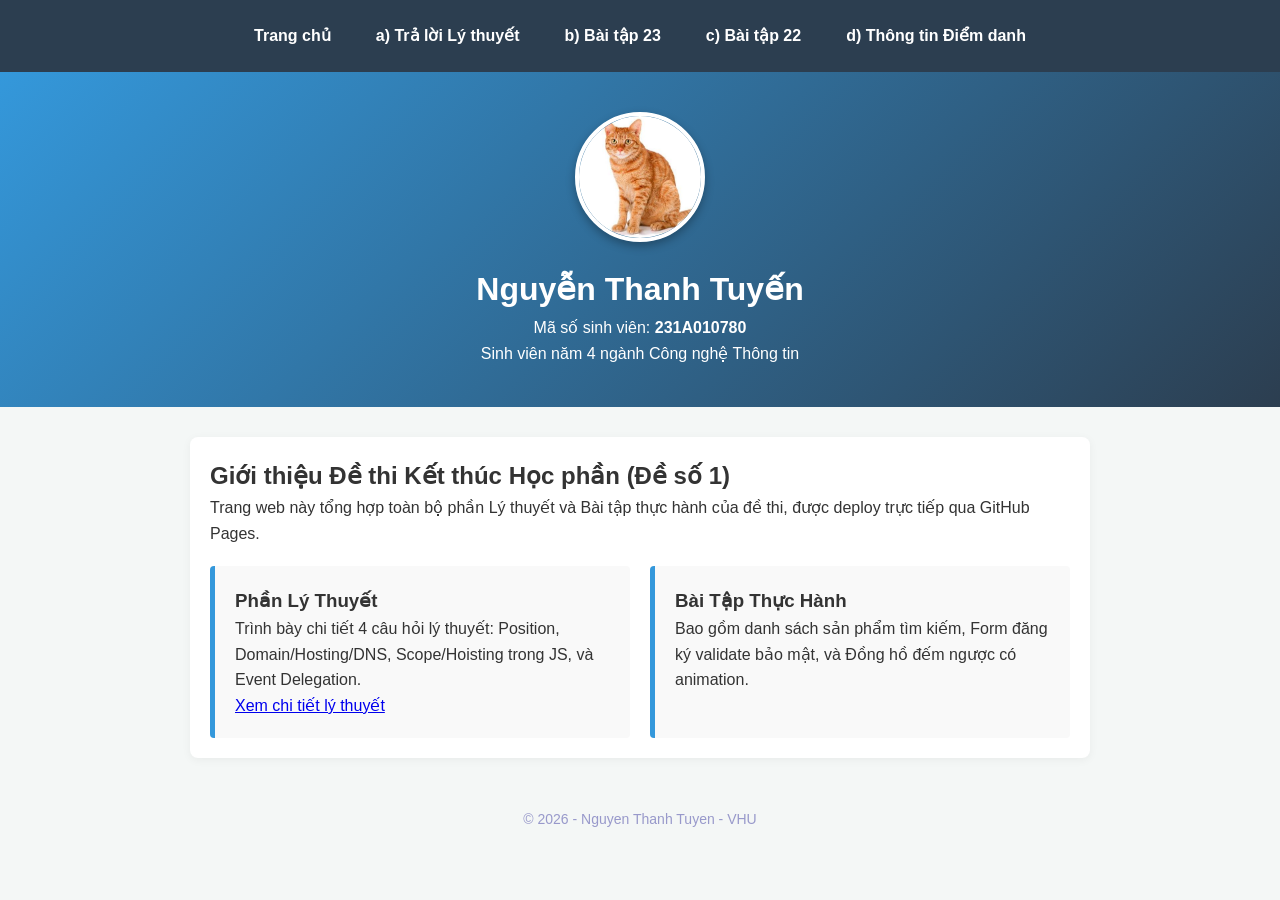
<file: index.html>
<!DOCTYPE html>
<html lang="vi">
<head>
    <meta charset="UTF-8">
    <meta name="viewport" content="width=device-width, initial-scale=1.0">
    <title>Trang Chủ - Đề Thi Kết Thúc Học Phần Lập Trình Web</title>
    <link rel="stylesheet" href="css/style.css">
</head>
<body>

    <!-- Thanh Menu chính theo yêu cầu đề thi -->
    <nav class="main-menu">
    <a href="index.html">Trang chủ</a>
    <a href="lythuyet.html">a) Trả lời Lý thuyết</a>
    <a href="https://thanhtuyen13042005-source.github.io/bt23/#den-keo-quan" target="_blank">b) Bài tập 23 </a>
    <a href="bt22.html">c) Bài tập 22</a>
    <a href="diemdanh.html">d) Thông tin Điểm danh</a>
</nav>

    <header class="profile-header">
        <img src="images/avatar.jpg" alt="Ảnh chân dung" class="avatar">
        <h1>Nguyễn Thanh Tuyến</h1>
        <p>Mã số sinh viên: <strong>231A010780</strong></p>
        <p>Sinh viên năm 4 ngành Công nghệ Thông tin</p>
    </header>

    <section class="content-section">
        <h2>Giới thiệu Đề thi Kết thúc Học phần (Đề số 1)</h2>
        <p>Trang web này tổng hợp toàn bộ phần Lý thuyết và Bài tập thực hành của đề thi, được deploy trực tiếp qua GitHub Pages.</p>
        
        <div class="card-grid">
            <div class="card">
                <h3>Phần Lý Thuyết</h3>
                <p>Trình bày chi tiết 4 câu hỏi lý thuyết: Position, Domain/Hosting/DNS, Scope/Hoisting trong JS, và Event Delegation.</p>
                <a href="lythuyet.html" class="btn">Xem chi tiết lý thuyết</a>
            </div>
            <div class="card">
                <h3>Bài Tập Thực Hành</h3>
                <p>Bao gồm danh sách sản phẩm tìm kiếm, Form đăng ký validate bảo mật, và Đồng hồ đếm ngược có animation.</p>
            </div>
        </div>
    </section>

    <footer>
        <p>&copy; 2026 - Nguyen Thanh Tuyen - VHU</p>
    </footer>

    <script src="js/script.js"></script>
</body>
</html>
</file>
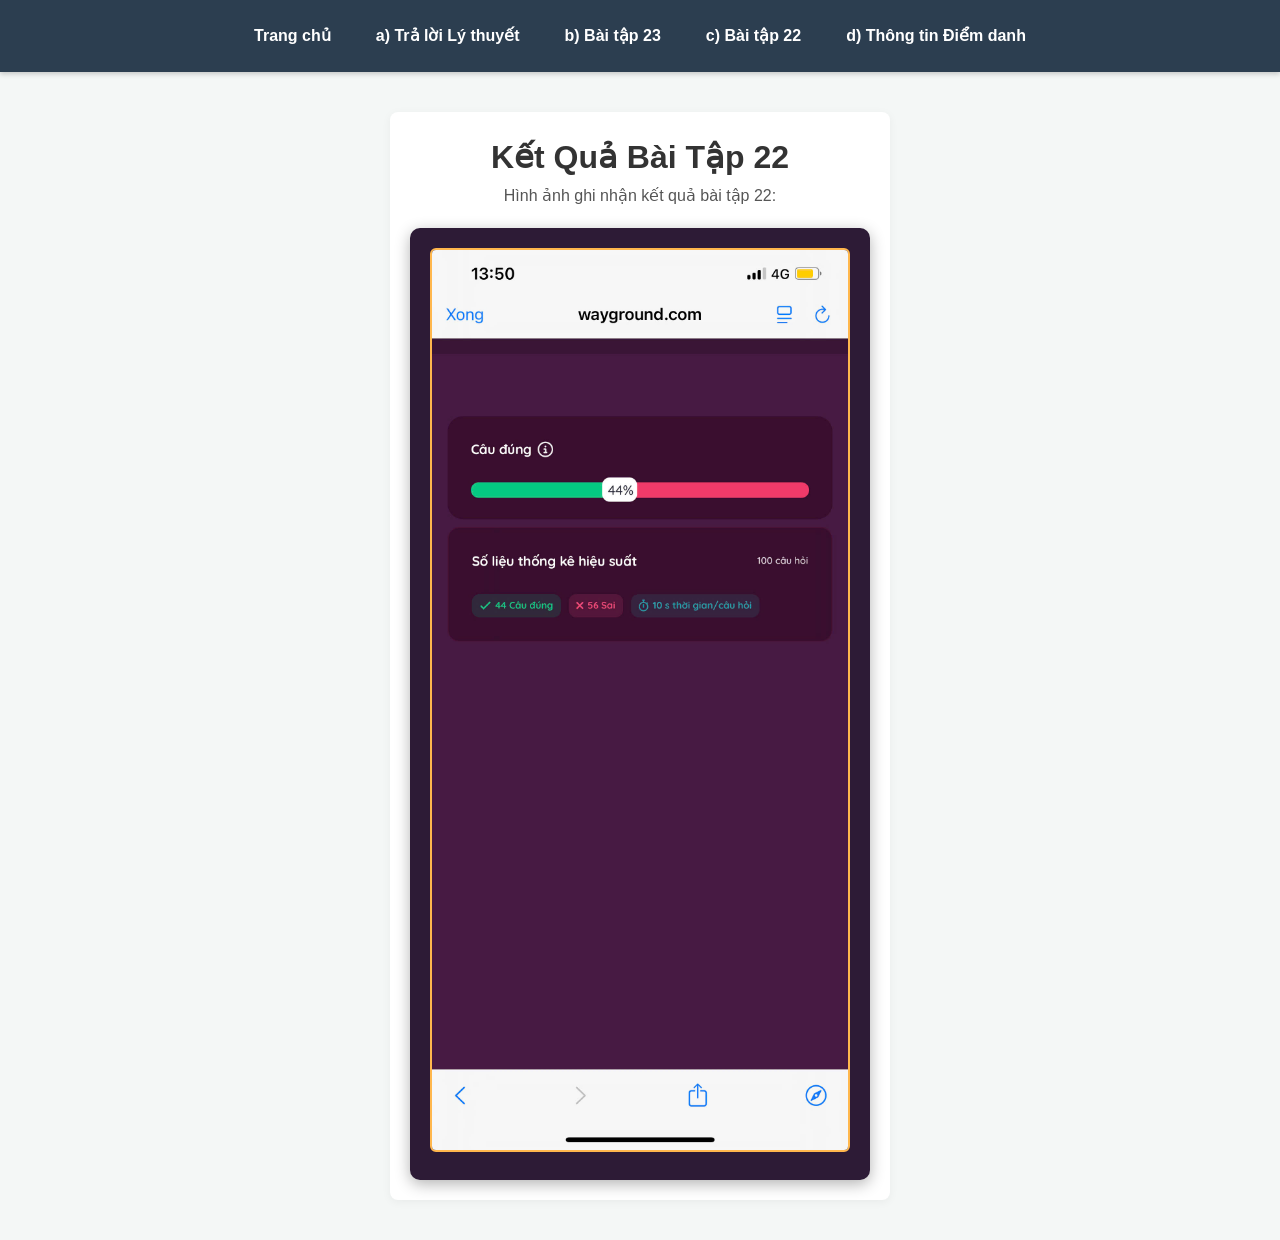
<file: bt22.html>
<!DOCTYPE html>
<html lang="vi">
<head>
    <meta charset="UTF-8">
    <meta name="viewport" content="width=device-width, initial-scale=1.0">
    <title>Kết Quả Bài Tập 22</title>
    <link rel="stylesheet" href="css/style.css">
</head>
<body>

    <!-- Thanh Menu chính -->
    <nav class="main-menu">
        <a href="index.html">Trang chủ</a>
        <a href="lythuyet.html">a) Trả lời Lý thuyết</a>
        <a href="https://thanhtuyen13042005-source.github.io/bt23/#den-keo-quan" target="_blank">b) Bài tập 23 </a>
        <a href="bt22.html">c) Bài tập 22</a>
        <a href="diemdanh.html">d) Thông tin Điểm danh</a>
    </nav>

    <!-- Nội dung hiển thị ảnh kết quả Bài 22 -->
    <div class="content-section" style="max-width: 500px; margin: 40px auto; text-align: center;">
        <h1>Kết Quả Bài Tập 22</h1>
        <p style="margin-bottom: 20px; color: #555;">Hình ảnh ghi nhận kết quả bài tập 22:</p>
        
        <!-- Hiển thị ảnh kết quả -->
        <div style="background: #2d1b36; padding: 20px; border-radius: 10px; display: inline-block; box-shadow: 0 4px 15px rgba(0,0,0,0.3);">
            <img src="images/bt22.jpg" alt="Kết quả Bài 22" style="max-width: 100%; height: auto; border-radius: 6px; border: 2px solid #ffb74d;">
        </div>
    </div>

</body>
</html>
</file>
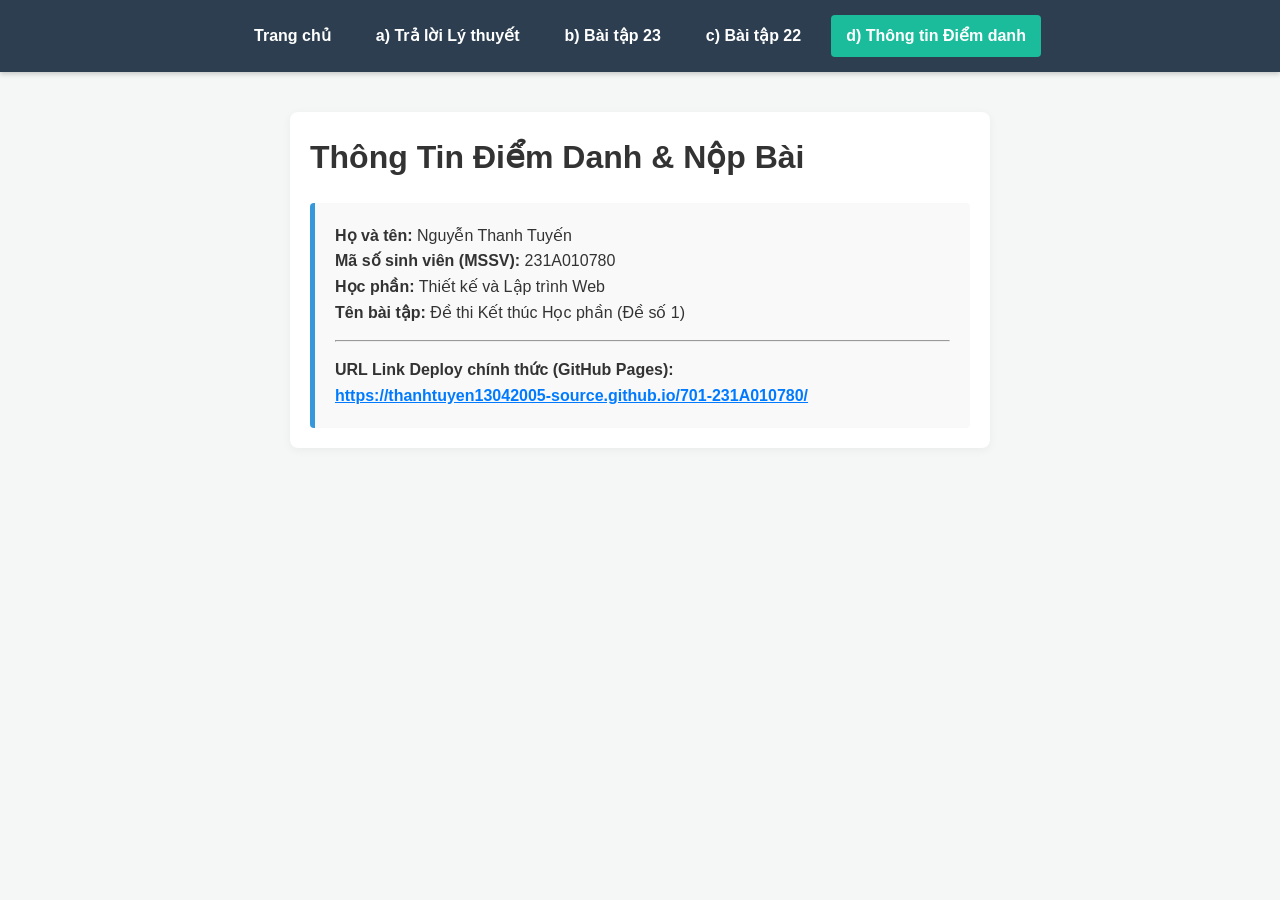
<file: diemdanh.html>
<!DOCTYPE html>
<html lang="vi">
<head>
    <meta charset="UTF-8">
    <meta name="viewport" content="width=device-width, initial-scale=1.0">
    <title>Thông Tin Điểm Danh</title>
    <link rel="stylesheet" href="css/style.css">
</head>
<body>

    <nav class="main-menu">
        <a href="index.html">Trang chủ</a>
        <a href="lythuyet.html">a) Trả lời Lý thuyết</a>
        <a href="https://thanhtuyen13042005-source.github.io/bt23/#den-keo-quan" target="_blank">b) Bài tập 23 </a>
        <a href="bt22.html">c) Bài tập 22</a>
        <a href="diemdanh.html" class="active">d) Thông tin Điểm danh</a>
    </nav>

    <div class="content-section" style="max-width: 700px; margin: 40px auto; text-align: left;">
        <h1>Thông Tin Điểm Danh & Nộp Bài</h1>
        <div class="card" style="margin-top: 20px;">
            <p><strong>Họ và tên:</strong> Nguyễn Thanh Tuyến</p>
            <p><strong>Mã số sinh viên (MSSV):</strong> 231A010780</p>
            <p><strong>Học phần:</strong> Thiết kế và Lập trình Web</p>
            <p><strong>Tên bài tập:</strong> Đề thi Kết thúc Học phần (Đề số 1)</p>
            <hr style="margin: 15px 0;">
            <p><strong>URL Link Deploy chính thức (GitHub Pages):</strong></p>
            <p><a href="https://thanhtuyen13042005-source.github.io/701-231A010780/" target="_blank" style="color: #007bff; font-weight: bold; word-break: break-all;">https://thanhtuyen13042005-source.github.io/701-231A010780/</a></p>
        </div>
    </div>

</body>
</html>
</file>
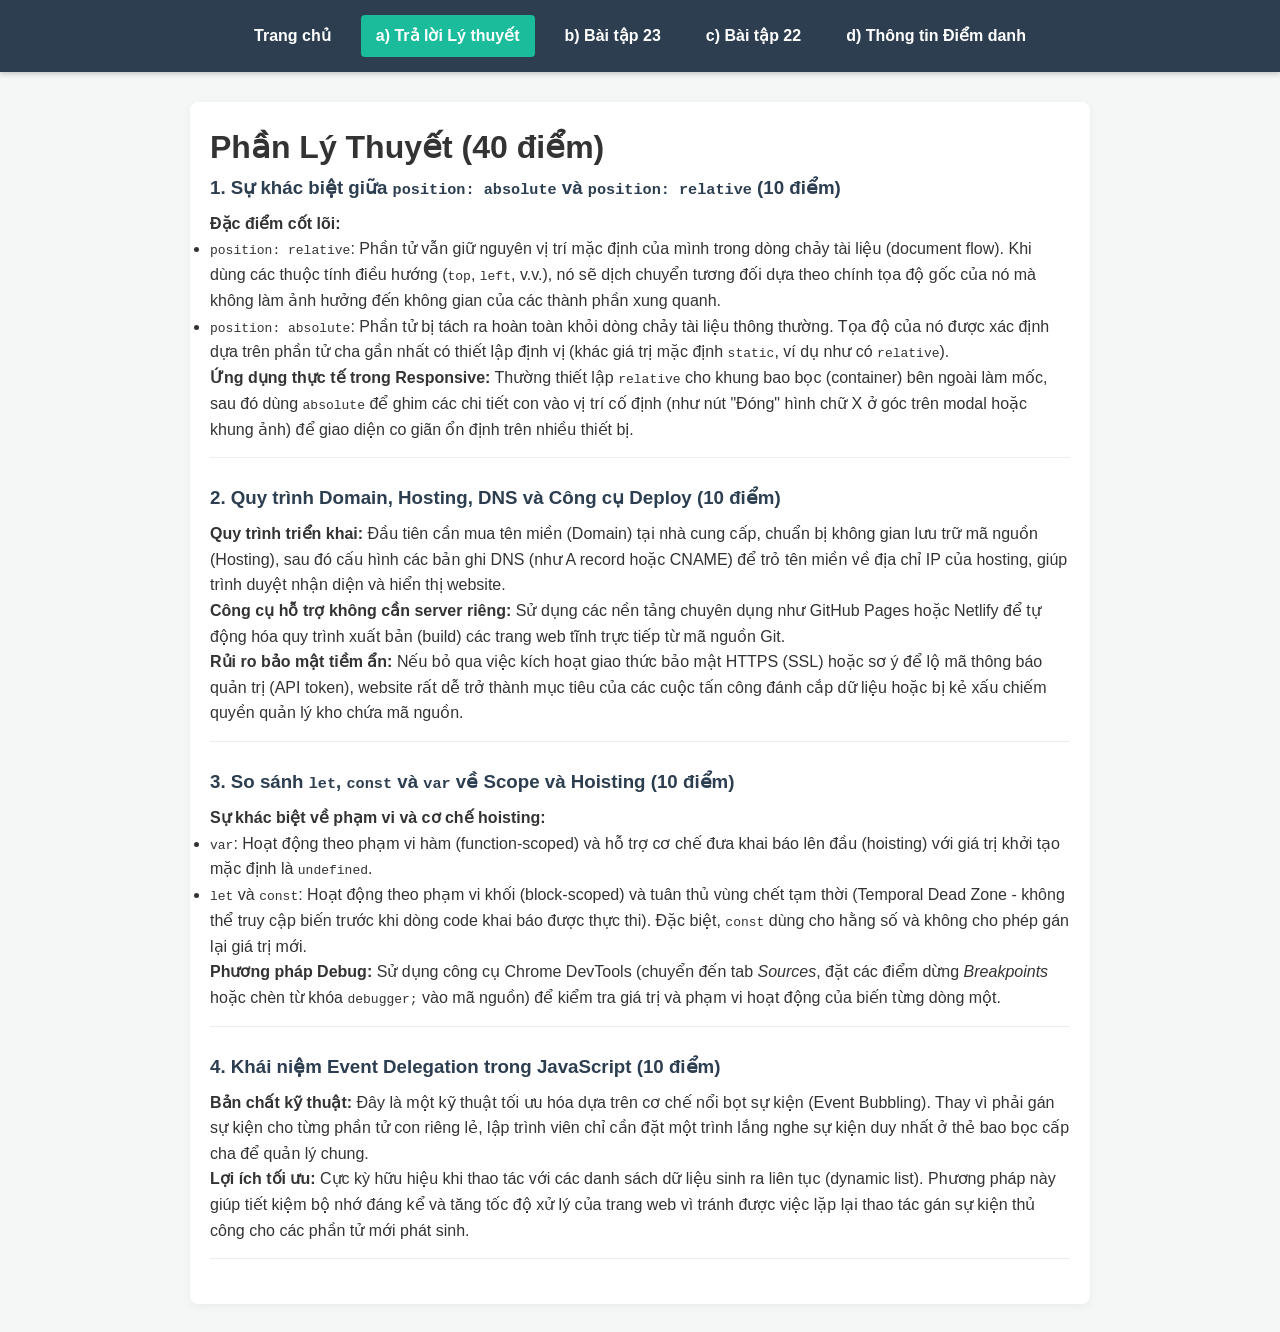
<file: lythuyet.html>
<!DOCTYPE html>
<html lang="vi">
<head>
    <meta charset="UTF-8">
    <meta name="viewport" content="width=device-width, initial-scale=1.0">
    <title>Phần Lý Thuyết - Đề Số 1</title>
    <link rel="stylesheet" href="css/style.css">
</head>
<body>

    <nav class="main-menu">
        <a href="index.html">Trang chủ</a>
        <a href="lythuyet.html" class="active">a) Trả lời Lý thuyết</a>
        <a href="https://thanhtuyen13042005-source.github.io/bt23/#den-keo-quan" target="_blank">b) Bài tập 23 </a>
        <a href="bt22.html">c) Bài tập 22</a>
        <a href="diemdanh.html">d) Thông tin Điểm danh</a>
    </nav>

    <div class="content-section" style="max-width: 900px; margin: 30px auto; text-align: left;">
        <h1>Phần Lý Thuyết (40 điểm)</h1>
        
        <div class="theory-item">
            <h3>1. Sự khác biệt giữa <code>position: absolute</code> và <code>position: relative</code> (10 điểm)</h3>
            <p><strong>Đặc điểm cốt lõi:</strong></p>
            <ul>
                <li><code>position: relative</code>: Phần tử vẫn giữ nguyên vị trí mặc định của mình trong dòng chảy tài liệu (document flow). Khi dùng các thuộc tính điều hướng (<code>top</code>, <code>left</code>, v.v.), nó sẽ dịch chuyển tương đối dựa theo chính tọa độ gốc của nó mà không làm ảnh hưởng đến không gian của các thành phần xung quanh.</li>
                <li><code>position: absolute</code>: Phần tử bị tách ra hoàn toàn khỏi dòng chảy tài liệu thông thường. Tọa độ của nó được xác định dựa trên phần tử cha gần nhất có thiết lập định vị (khác giá trị mặc định <code>static</code>, ví dụ như có <code>relative</code>).</li>
            </ul>
            <p><strong>Ứng dụng thực tế trong Responsive:</strong> Thường thiết lập <code>relative</code> cho khung bao bọc (container) bên ngoài làm mốc, sau đó dùng <code>absolute</code> để ghim các chi tiết con vào vị trí cố định (như nút "Đóng" hình chữ X ở góc trên modal hoặc khung ảnh) để giao diện co giãn ổn định trên nhiều thiết bị.</p>
        </div>

        <div class="theory-item">
            <h3>2. Quy trình Domain, Hosting, DNS và Công cụ Deploy (10 điểm)</h3>
            <p><strong>Quy trình triển khai:</strong> Đầu tiên cần mua tên miền (Domain) tại nhà cung cấp, chuẩn bị không gian lưu trữ mã nguồn (Hosting), sau đó cấu hình các bản ghi DNS (như A record hoặc CNAME) để trỏ tên miền về địa chỉ IP của hosting, giúp trình duyệt nhận diện và hiển thị website.</p>
            <p><strong>Công cụ hỗ trợ không cần server riêng:</strong> Sử dụng các nền tảng chuyên dụng như GitHub Pages hoặc Netlify để tự động hóa quy trình xuất bản (build) các trang web tĩnh trực tiếp từ mã nguồn Git.</p>
            <p><strong>Rủi ro bảo mật tiềm ẩn:</strong> Nếu bỏ qua việc kích hoạt giao thức bảo mật HTTPS (SSL) hoặc sơ ý để lộ mã thông báo quản trị (API token), website rất dễ trở thành mục tiêu của các cuộc tấn công đánh cắp dữ liệu hoặc bị kẻ xấu chiếm quyền quản lý kho chứa mã nguồn.</p>
        </div>

        <div class="theory-item">
            <h3>3. So sánh <code>let</code>, <code>const</code> và <code>var</code> về Scope và Hoisting (10 điểm)</h3>
            <p><strong>Sự khác biệt về phạm vi và cơ chế hoisting:</strong></p>
            <ul>
                <li><code>var</code>: Hoạt động theo phạm vi hàm (function-scoped) và hỗ trợ cơ chế đưa khai báo lên đầu (hoisting) với giá trị khởi tạo mặc định là <code>undefined</code>.</li>
                <li><code>let</code> và <code>const</code>: Hoạt động theo phạm vi khối (block-scoped) và tuân thủ vùng chết tạm thời (Temporal Dead Zone - không thể truy cập biến trước khi dòng code khai báo được thực thi). Đặc biệt, <code>const</code> dùng cho hằng số và không cho phép gán lại giá trị mới.</li>
            </ul>
            <p><strong>Phương pháp Debug:</strong> Sử dụng công cụ Chrome DevTools (chuyển đến tab <em>Sources</em>, đặt các điểm dừng <em>Breakpoints</em> hoặc chèn từ khóa <code>debugger;</code> vào mã nguồn) để kiểm tra giá trị và phạm vi hoạt động của biến từng dòng một.</p>
        </div>

        <div class="theory-item">
            <h3>4. Khái niệm Event Delegation trong JavaScript (10 điểm)</h3>
            <p><strong>Bản chất kỹ thuật:</strong> Đây là một kỹ thuật tối ưu hóa dựa trên cơ chế nổi bọt sự kiện (Event Bubbling). Thay vì phải gán sự kiện cho từng phần tử con riêng lẻ, lập trình viên chỉ cần đặt một trình lắng nghe sự kiện duy nhất ở thẻ bao bọc cấp cha để quản lý chung.</p>
            <p><strong>Lợi ích tối ưu:</strong> Cực kỳ hữu hiệu khi thao tác với các danh sách dữ liệu sinh ra liên tục (dynamic list). Phương pháp này giúp tiết kiệm bộ nhớ đáng kể và tăng tốc độ xử lý của trang web vì tránh được việc lặp lại thao tác gán sự kiện thủ công cho các phần tử mới phát sinh.</p>
        </div>
    </div>

</body>
</html>
</file>
<file: css/style.css>
* {
    box-sizing: border-box;
    margin: 0;
    padding: 0;
}

body {
    font-family: 'Segoe UI', Tahoma, Geneva, Verdana, sans-serif;
    background-color: #f4f7f6;
    color: #333;
    line-height: 1.6;
}

/* Thanh menu chính */
.main-menu {
    background-color: #2c3e50;
    padding: 15px;
    text-align: center;
    display: flex;
    justify-content: center;
    flex-wrap: wrap;
    gap: 15px;
    box-shadow: 0 2px 5px rgba(0,0,0,0.2);
}

.main-menu a {
    color: #fff;
    text-decoration: none;
    font-weight: 600;
    padding: 8px 15px;
    border-radius: 4px;
    transition: background 0.3s;
}

.main-menu a:hover, .main-menu a.active {
    background-color: #1abc9c;
}

/* Header profile */
.profile-header {
    text-align: center;
    padding: 40px 20px;
    background: linear-gradient(135deg, #3498db, #2c3e50);
    color: white;
}

.avatar {
    width: 130px;
    height: 130px;
    border-radius: 50%;
    object-fit: cover;
    border: 4px solid white;
    margin-bottom: 15px;
    box-shadow: 0 4px 10px rgba(0,0,0,0.3);
}

/* Nội dung chung */
.content-section {
    max-width: 900px;
    margin: 30px auto;
    padding: 20px;
    background: white;
    border-radius: 8px;
    box-shadow: 0 2px 10px rgba(0,0,0,0.05);
}

.card-grid {
    display: flex;
    gap: 20px;
    margin-top: 20px;
    flex-wrap: wrap;
}

.card {
    flex: 1;
    min-width: 280px;
    background: #f9f9f9;
    padding: 20px;
    border-left: 5px solid #3498db;
    border-radius: 4px;
}

.theory-item {
    margin-bottom: 25px;
    padding-bottom: 15px;
    border-bottom: 1px solid #eee;
}

.theory-item h3 {
    color: #2c3e50;
    margin-bottom: 8px;
}

footer {
    text-align: center;
    padding: 20px;
    color: #77bb;
    font-size: 14px;
}
</file>
